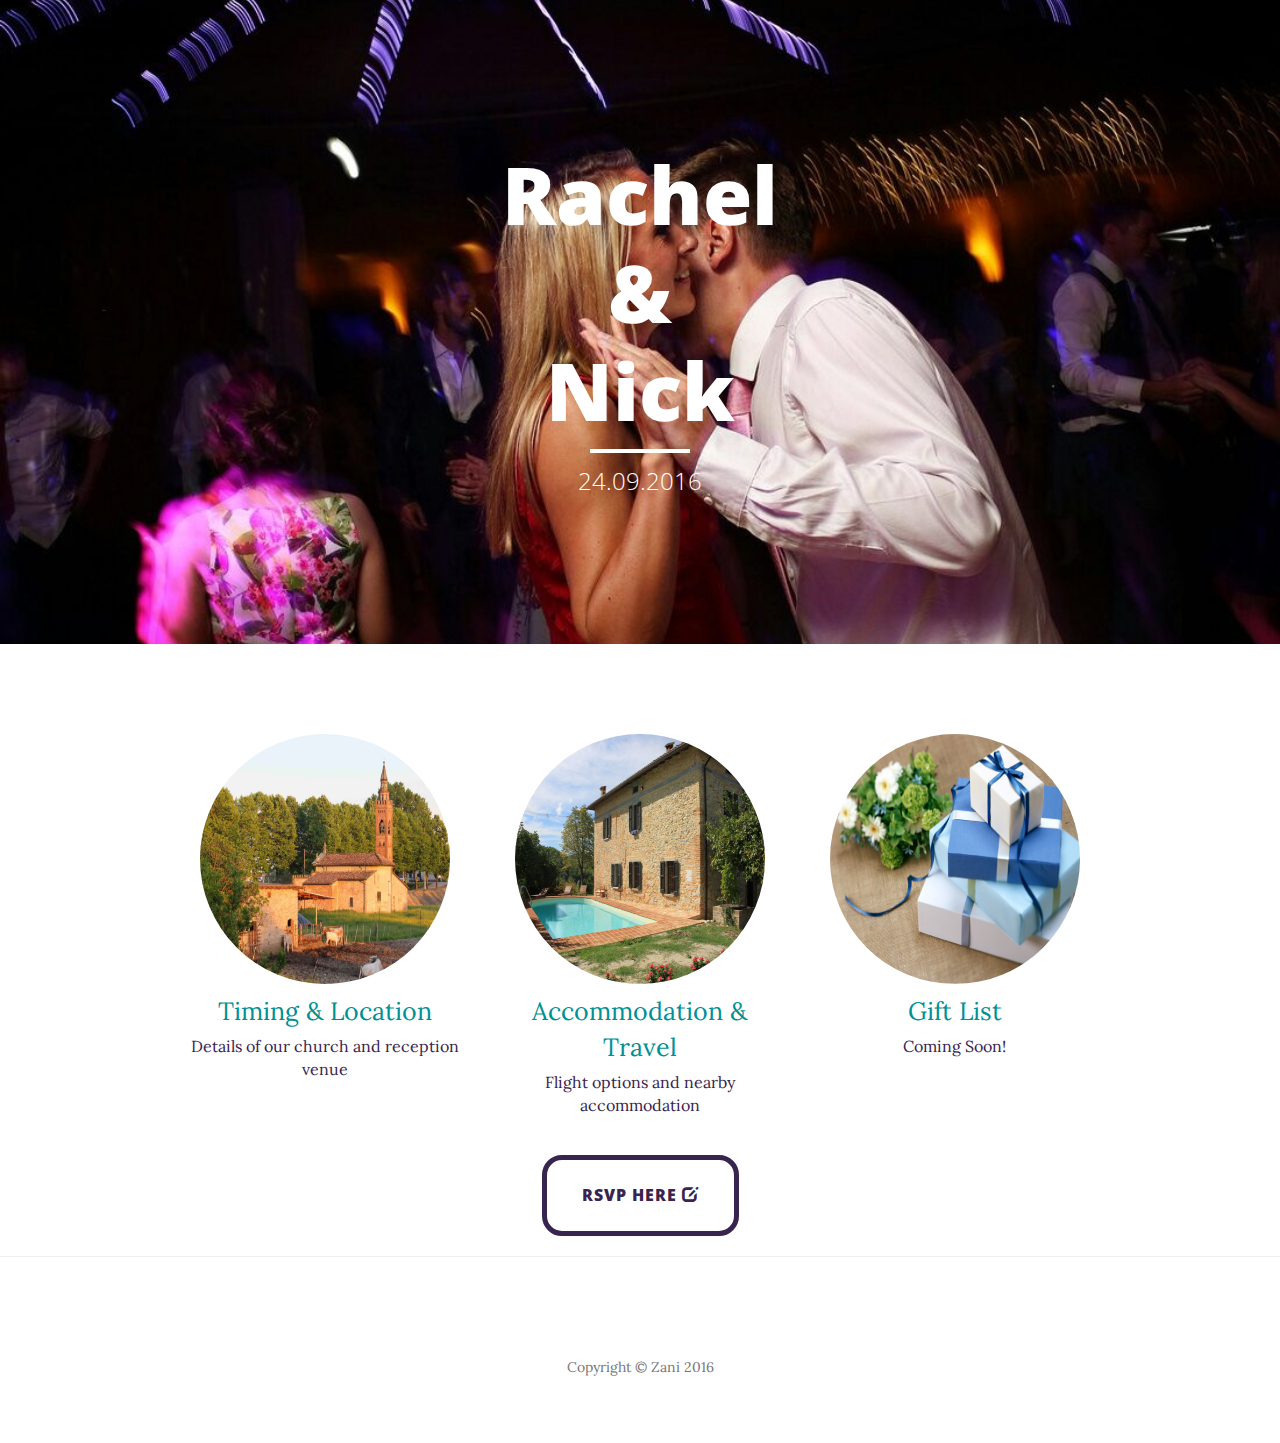
<file: index.html>
<!DOCTYPE html>
<html lang="en">

<head>

    <meta charset="utf-8">
    <meta http-equiv="X-UA-Compatible" content="IE=edge">
    <meta name="viewport" content="width=device-width, initial-scale=1">
    <meta name="description" content="">
    <meta name="author" content="">

    <title>Rachel &amp Nick</title>

    <!-- Bootstrap Core CSS -->
    <link href="css/bootstrap.min.css" rel="stylesheet">

    <!-- Custom CSS -->
    <link href="css/clean-blog.min.css" rel="stylesheet">
	
	<!-- More Custom CSS -->
    <link href='css/nzstyle.css' rel='stylesheet'>

    <!-- Custom Fonts -->
    <link href="http://maxcdn.bootstrapcdn.com/font-awesome/4.1.0/css/font-awesome.min.css" rel="stylesheet" type="text/css">
    <link href='http://fonts.googleapis.com/css?family=Lora:400,700,400italic,700italic' rel='stylesheet' type='text/css'>
    <link href='http://fonts.googleapis.com/css?family=Open+Sans:300italic,400italic,600italic,700italic,800italic,400,300,600,700,800' rel='stylesheet' type='text/css'>
	<link rel="shortcut icon" href='img/icon.jpg'>

    <!-- HTML5 Shim and Respond.js IE8 support of HTML5 elements and media queries -->
    <!-- WARNING: Respond.js doesn't work if you view the page via file:// -->
    <!--[if lt IE 9]>
        <script src="https://oss.maxcdn.com/libs/html5shiv/3.7.0/html5shiv.js"></script>
        <script src="https://oss.maxcdn.com/libs/respond.js/1.4.2/respond.min.js"></script>
    <![endif]-->

</head>

<body>
    <!-- Page Header -->
    <!-- Set your background image for this header on the line below. -->
    <header class="intro-header" style="background-image: url('img/mainback.jpg')">
        <div class="container">
            <div class="row">
                <div class="col-lg-8 col-lg-offset-2 col-md-10 col-md-offset-1">
                    <div class="site-heading">
                        <h1>Rachel</h1>
						<h1>&amp </h1>
						<h1>Nick</h1>
                        <hr class="small">
                        <span class="subheading">24.09.2016</span>
                    </div>
                </div>
            </div>
        </div>
		<script>
		  (function(i,s,o,g,r,a,m){i['GoogleAnalyticsObject']=r;i[r]=i[r]||function(){
		  (i[r].q=i[r].q||[]).push(arguments)},i[r].l=1*new Date();a=s.createElement(o),
		  m=s.getElementsByTagName(o)[0];a.async=1;a.src=g;m.parentNode.insertBefore(a,m)
		  })(window,document,'script','//www.google-analytics.com/analytics.js','ga');

		  ga('create', 'UA-56644533-4', 'auto');
		  ga('send', 'pageview');
		</script>
    </header>

    <!-- Main Content -->
    <div class="container">
        <div class="row">
		<div class='col-md-10 col-md-offset-1'>
				<div class='col-sm-4 person'>
					<a href="location.html">
						<img src='img/church.jpg' style="width: 250px; height: 250px; border-radius: 50%; margin-top: 20px;">
					</a>	
                    <a href="location.html">
						<div class='name'>Timing &amp Location</div>
					</a>	
                    <div class = 'nztext'>Details of our church and reception venue</div>
                </div>
                <div class='col-sm-4 person'>
                    <a href="Accommodation.html">
						<img src='img/villa.jpg' style="width: 250px; height: 250px; border-radius: 50%; margin-top: 20px;">
					</a>	
                    <a href="Accommodation.html">
						<div class='name'>Accommodation &amp Travel</div>
					</a>	
                    <div class = 'nztext'>Flight options and nearby accommodation</div>
                </div>
                <div class='col-sm-4 person'>
					<img src='img/present.jpg' style="width: 250px; height: 250px; border-radius: 50%; margin-top: 20px;">
						<div class='name'>Gift List</div>	
                    <div class = 'nztext'>Coming Soon!</div>
         
			</div>
		 </div>
        </div>
    </div>
	</br>
	<div class="container">
        <div class="row">
		<div class="span7 text-center">
		<a href="http://rachandnick.rsvpify.com" class="btn btn-success btn-lg" target="_blank">RSVP Here <span class="glyphicon glyphicon-edit"></span></a>
		</div>
		</div>
        </div>
    <hr>

    <!-- Footer -->
    <footer>
        <div class="container">
            <div class="row">
                <div class="col-lg-8 col-lg-offset-2 col-md-10 col-md-offset-1">
                    <p class="copyright text-muted">Copyright &copy; Zani 2016</p>
                </div>
            </div>
        </div>
    </footer>

    <!-- jQuery -->
    <script src="js/jquery.js"></script>

    <!-- Bootstrap Core JavaScript -->
    <script src="js/bootstrap.min.js"></script>

    <!-- Custom Theme JavaScript -->
    <script src="js/clean-blog.min.js"></script>

</body>

</html>
</file>
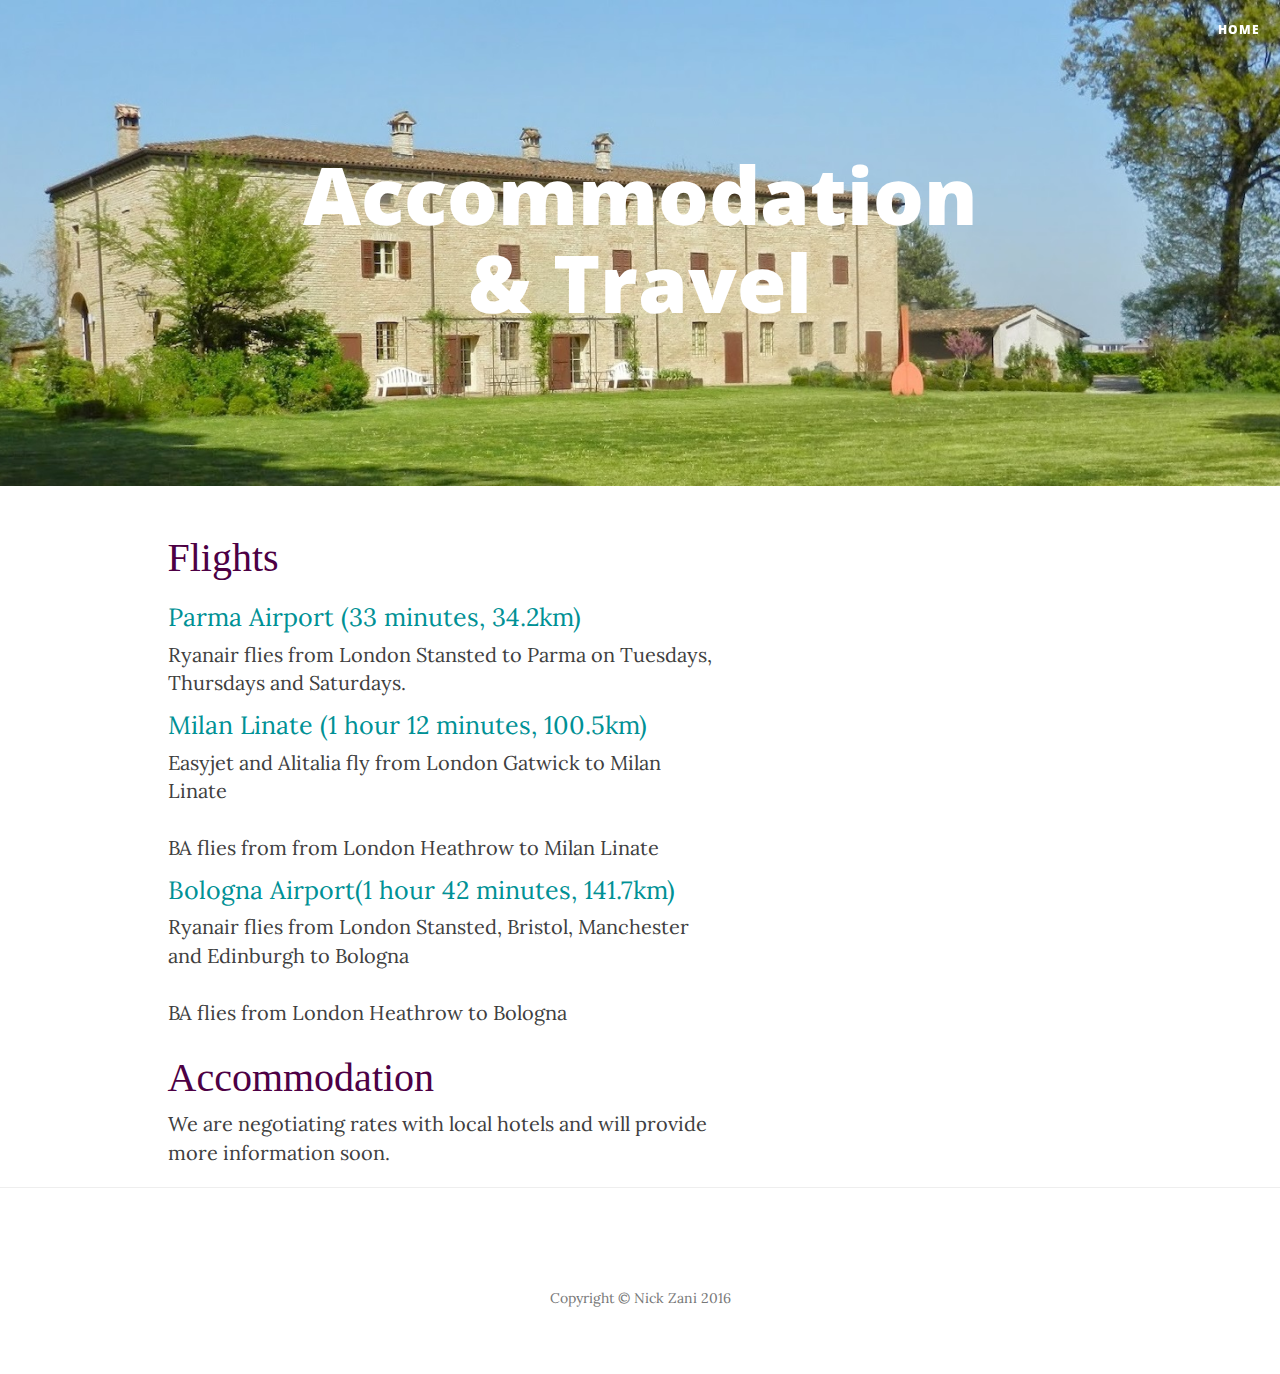
<file: Accommodation.html>
<!DOCTYPE html>
<html lang="en">

<head>

    <meta charset="utf-8">
    <meta http-equiv="X-UA-Compatible" content="IE=edge">
    <meta name="viewport" content="width=device-width, initial-scale=1">
    <meta name="description" content="">
    <meta name="author" content="">

    <title>Rachel &amp Nick</title>

    <!-- Bootstrap Core CSS -->
    <link href="css/bootstrap.min.css" rel="stylesheet">

    <!-- Custom CSS -->
    <link href="css/clean-blog.min.css" rel="stylesheet">
	
	<!-- More Custom CSS -->
    <link href='css/nzstyle.css' rel='stylesheet'>

    <!-- Custom Fonts -->
    <link href="http://maxcdn.bootstrapcdn.com/font-awesome/4.1.0/css/font-awesome.min.css" rel="stylesheet" type="text/css">
    <link href='http://fonts.googleapis.com/css?family=Lora:400,700,400italic,700italic' rel='stylesheet' type='text/css'>
    <link href='http://fonts.googleapis.com/css?family=Open+Sans:300italic,400italic,600italic,700italic,800italic,400,300,600,700,800' rel='stylesheet' type='text/css'>
	<link rel="shortcut icon" href='img/icon.jpg'>

    <!-- HTML5 Shim and Respond.js IE8 support of HTML5 elements and media queries -->
    <!-- WARNING: Respond.js doesn't work if you view the page via file:// -->
    <!--[if lt IE 9]>
        <script src="https://oss.maxcdn.com/libs/html5shiv/3.7.0/html5shiv.js"></script>
        <script src="https://oss.maxcdn.com/libs/respond.js/1.4.2/respond.min.js"></script>
    <![endif]-->

</head>

<body>

    <!-- Navigation -->
    <nav class="navbar navbar-default navbar-custom navbar-fixed-top">
        <div class="container-fluid">
            <!-- Brand and toggle get grouped for better mobile display -->
            <div class="navbar-header page-scroll">
                <button type="button" class="navbar-toggle" data-toggle="collapse" data-target="#bs-example-navbar-collapse-1">
                    <span class="sr-only">Toggle navigation</span>
                    <span class="icon-bar"></span>
                    <span class="icon-bar"></span>
                    <span class="icon-bar"></span>
                </button>
            </div>

            <!-- Collect the nav links, forms, and other content for toggling -->
            <div class="collapse navbar-collapse" id="bs-example-navbar-collapse-1">
                <ul class="nav navbar-nav navbar-right">
                    <li>
                        <a href="index.html">Home</a>
                    </li>
                </ul>
            </div>
            <!-- /.navbar-collapse -->
        </div>
        <!-- /.container -->
    </nav>

    <!-- Page Header -->
    <!-- Set your background image for this header on the line below. -->
    <header class="intro-header" style="background-image: url('img/room2.jpg')">
        <div class="container">
            <div class="row">
                <div class="col-lg-8 col-lg-offset-2 col-md-10 col-md-offset-1">
                    <div class="site-heading">
                        <h1>Accommodation &amp Travel</h1>
                    </div>
                </div>
            </div>
        </div>
    </header>

    <!-- Main Content -->
    <div class="container">
        <div class="row">
		<div class='col-md-6 col-md-offset-1'>
            <div class='cursive'>Flights</div>
                 <div class='nztexthead'>Parma Airport (33 minutes, 34.2km)</div>
                 <div class='text'>Ryanair flies from London Stansted to Parma on Tuesdays, Thursdays and Saturdays.</div>
				 <div class='nztexthead'>Milan Linate (1 hour 12 minutes, 100.5km)</div>
				 <div class='text'>Easyjet and Alitalia fly from London Gatwick to Milan Linate</div>
				 </br>
				 <div class='text'>BA flies from from London Heathrow to Milan Linate</div>
				 <div class='nztexthead'>Bologna Airport(1 hour 42 minutes, 141.7km)</div>
				 <div class='text'>Ryanair flies from London Stansted, Bristol, Manchester and Edinburgh to Bologna </div>
				 </br>
				 <div class='text'>BA flies from London Heathrow to Bologna</div>
				</br>
            <div class='cursive'>Accommodation</div>
                 <div class='text'>We are negotiating rates with local hotels and will provide more information soon.</div>
            </div>
        </div>
    </div>

    <hr>

    <!-- Footer -->
    <footer>
        <div class="container">
            <div class="row">
                <div class="col-lg-8 col-lg-offset-2 col-md-10 col-md-offset-1">
                    <p class="copyright text-muted">Copyright &copy; Nick Zani 2016</p>
                </div>
            </div>
        </div>
    </footer>

    <!-- jQuery -->
    <script src="js/jquery.js"></script>

    <!-- Bootstrap Core JavaScript -->
    <script src="js/bootstrap.min.js"></script>

    <!-- Custom Theme JavaScript -->
    <script src="js/clean-blog.min.js"></script>

</body>

</html>
</file>
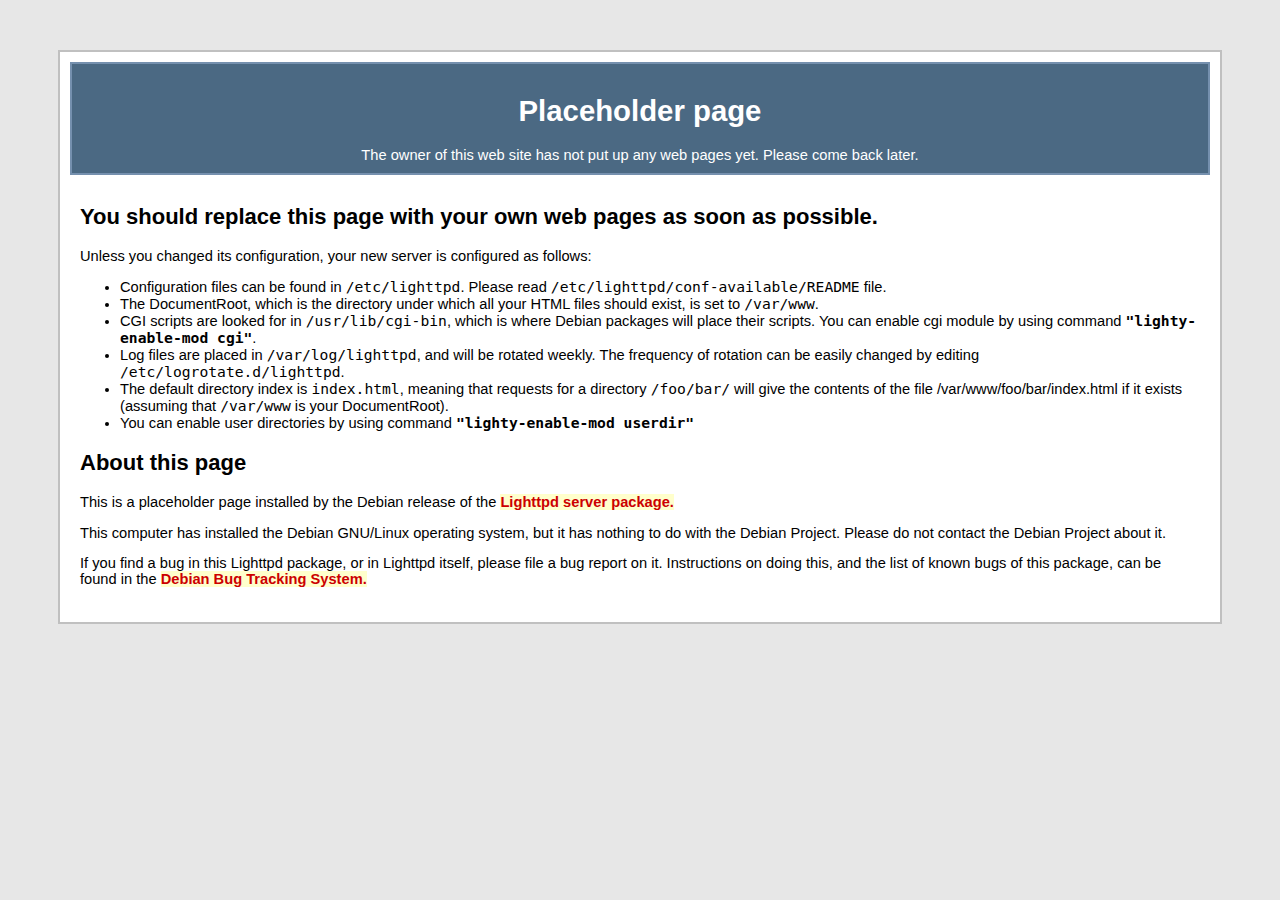
<file: index.lighttpd.html>
<!DOCTYPE html PUBLIC "-//W3C//DTD XHTML 1.0 Transitional//EN" "http://www.w3.org/TR/xhtml1/DTD/xhtml1-transitional.dtd">
<html xmlns="http://www.w3.org/1999/xhtml">
<head>
<meta http-equiv="Content-Type" content="text/html; charset=UTF-8" />
<title>Welcome page</title>
<style type="text/css" media="screen">
body { background: #e7e7e7; font-family: Verdana, sans-serif; font-size: 11pt; }
#page { background: #ffffff; margin: 50px; border: 2px solid #c0c0c0; padding: 10px; }
#header { background: #4b6983; border: 2px solid #7590ae; text-align: center; padding: 10px; color: #ffffff; }
#header h1 { color: #ffffff; }
#body { padding: 10px; }
span.tt { font-family: monospace; }
span.bold { font-weight: bold; }
a:link { text-decoration: none; font-weight: bold; color: #C00; background: #ffc; }
a:visited { text-decoration: none; font-weight: bold; color: #999; background: #ffc; }
a:active { text-decoration: none; font-weight: bold; color: #F00; background: #FC0; }
a:hover { text-decoration: none; color: #C00; background: #FC0; }
</style>
</head>
<body>
<div id="page">
 <div id="header">
 <h1> Placeholder page </h1>
  The owner of this web site has not put up any web pages yet. Please come back later.
 </div>
 <div id="body">
  <h2>You should replace this page with your own web pages as soon as possible.</h2>
  Unless you changed its configuration, your new server is configured as follows:
  <ul>
   <li>Configuration files can be found in <span class="tt">/etc/lighttpd</span>. Please read  <span class="tt">/etc/lighttpd/conf-available/README</span> file.</li>
   <li>The DocumentRoot, which is the directory under which all your HTML files should exist, is set to <span class="tt">/var/www</span>.</li>
   <li>CGI scripts are looked for in <span class="tt">/usr/lib/cgi-bin</span>, which is where Debian packages will place their scripts. You can enable cgi module by using command <span class="bold tt">&quot;lighty-enable-mod cgi&quot;</span>.</li>
   <li>Log files are placed in <span class="tt">/var/log/lighttpd</span>, and will be rotated weekly. The frequency of rotation can be easily changed by editing <span class="tt">/etc/logrotate.d/lighttpd</span>.</li>
   <li>The default directory index is <span class="tt">index.html</span>, meaning that requests for a directory <span class="tt">/foo/bar/</span> will give the contents of the file /var/www/foo/bar/index.html if it exists (assuming that <span class="tt">/var/www</span> is your DocumentRoot).</li>
   <li>You can enable user directories by using command <span class="bold tt">&quot;lighty-enable-mod userdir&quot;</span></li>
  </ul>
  <h2>About this page</h2>
  <p>
   This is a placeholder page installed by the Debian release of the <a href="http://packages.debian.org/lighttpd">Lighttpd server package.</a>
  </p>
  <p>
   This computer has installed the Debian GNU/Linux operating system, but it has nothing to do with the Debian Project. Please do not contact the Debian Project about it.
  </p>
  <p>
   If you find a bug in this Lighttpd package, or in Lighttpd itself, please file a bug report on it. Instructions on doing this, and the list of known bugs of this package, can be found in the 
   <a href="http://bugs.debian.org/cgi-bin/pkgreport.cgi?pkg=lighttpd">Debian Bug Tracking System.</a>
  </p>
 </div>
</div>
<!-- s:853e9a42efca88ae0dd1a83aeb215047 -->
</body>
</html>
</file>
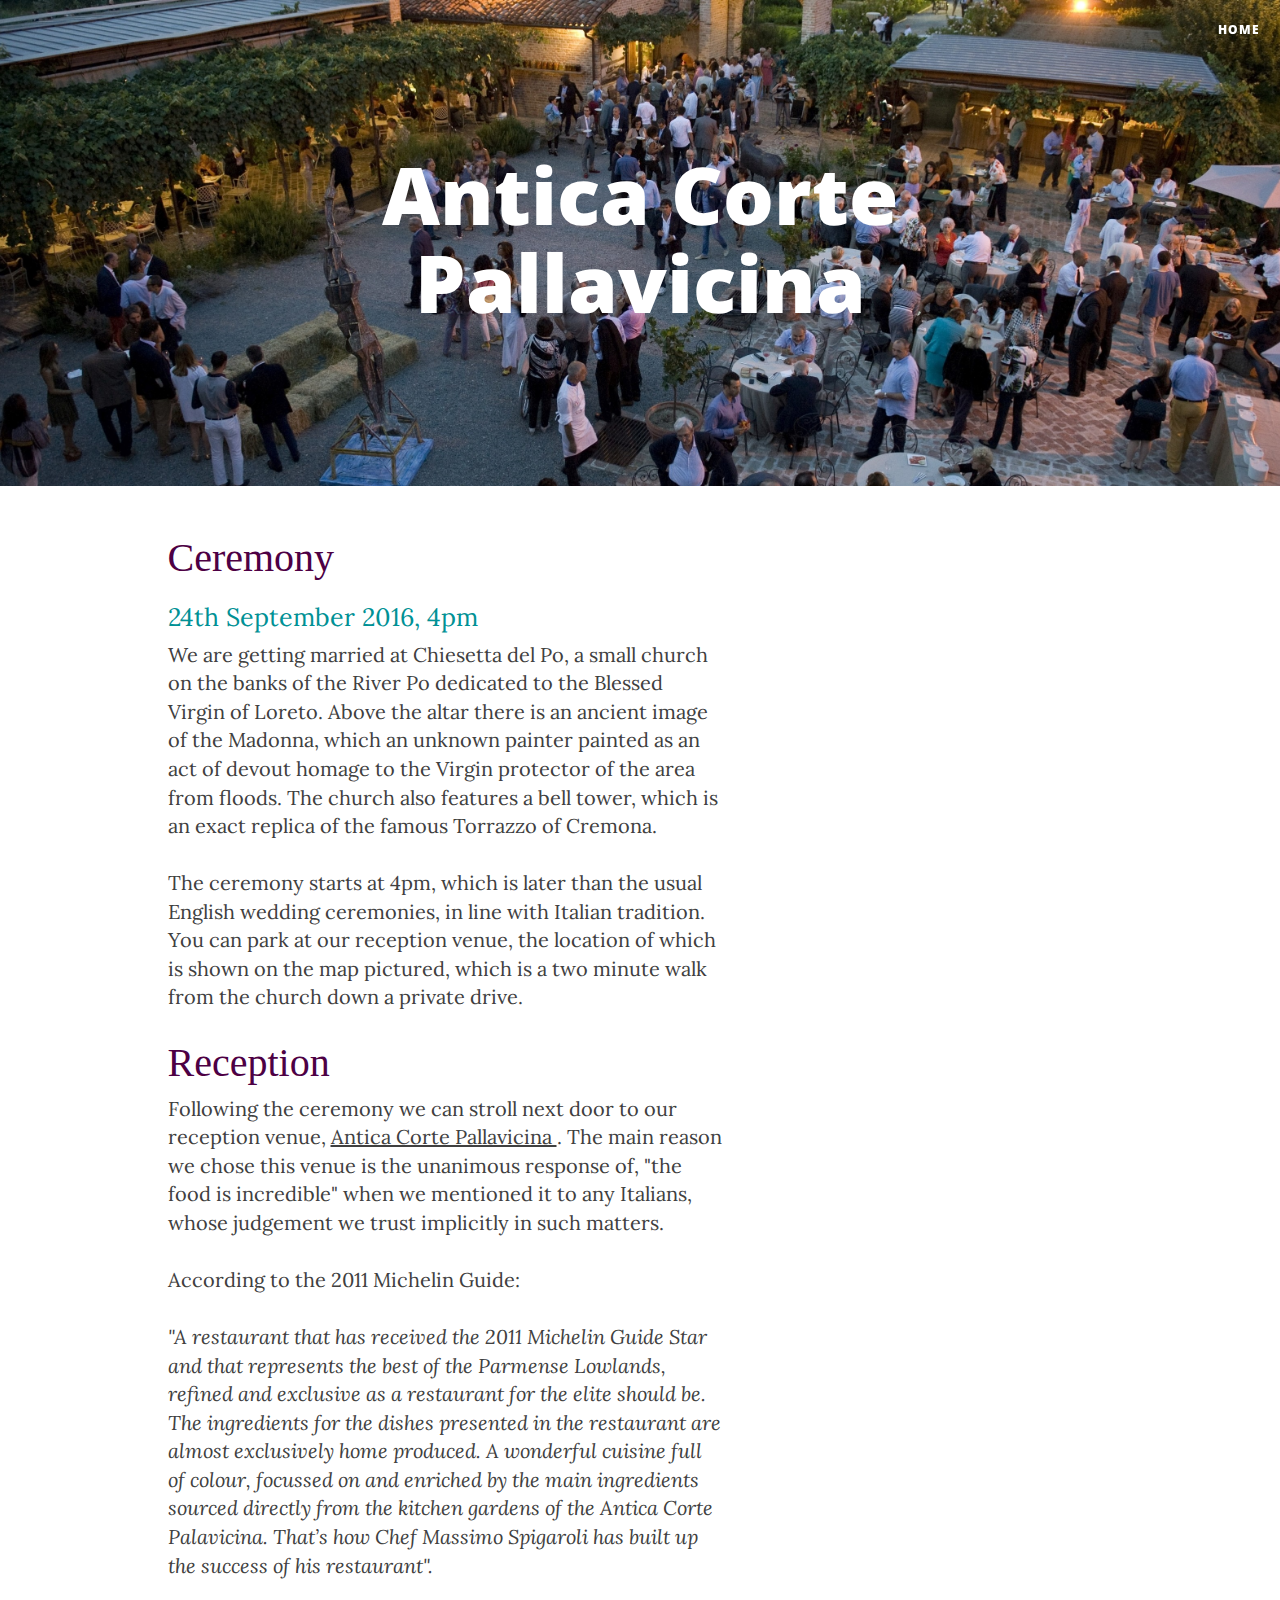
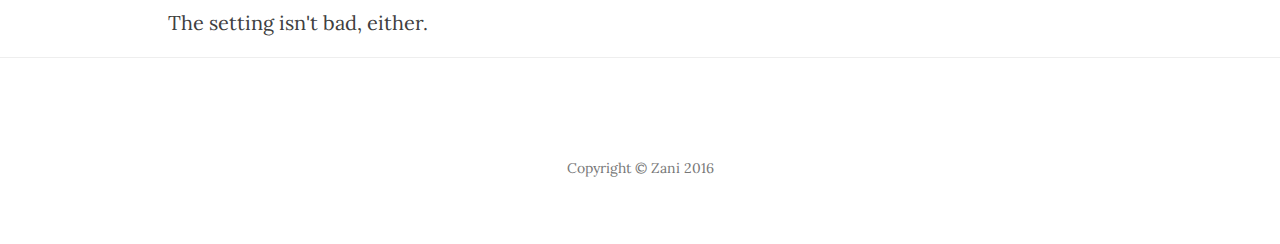
<file: location.html>
<!DOCTYPE html>
<html lang="en">

<head>

    <meta charset="utf-8">
    <meta http-equiv="X-UA-Compatible" content="IE=edge">
    <meta name="viewport" content="width=device-width, initial-scale=1">
    <meta name="description" content="">
    <meta name="author" content="">

    <title>Rachel &amp Nick</title>

    <!-- Bootstrap Core CSS -->
    <link href="css/bootstrap.min.css" rel="stylesheet">

    <!-- Custom CSS -->
    <link href="css/clean-blog.min.css" rel="stylesheet">
	
	<!-- More Custom CSS -->
    <link href='css/nzstyle.css' rel='stylesheet'>

    <!-- Custom Fonts -->
    <link href="http://maxcdn.bootstrapcdn.com/font-awesome/4.1.0/css/font-awesome.min.css" rel="stylesheet" type="text/css">
    <link href='http://fonts.googleapis.com/css?family=Lora:400,700,400italic,700italic' rel='stylesheet' type='text/css'>
    <link href='http://fonts.googleapis.com/css?family=Open+Sans:300italic,400italic,600italic,700italic,800italic,400,300,600,700,800' rel='stylesheet' type='text/css'>
	<link rel="shortcut icon" href='img/icon.jpg'>

    <!-- HTML5 Shim and Respond.js IE8 support of HTML5 elements and media queries -->
    <!-- WARNING: Respond.js doesn't work if you view the page via file:// -->
    <!--[if lt IE 9]>
        <script src="https://oss.maxcdn.com/libs/html5shiv/3.7.0/html5shiv.js"></script>
        <script src="https://oss.maxcdn.com/libs/respond.js/1.4.2/respond.min.js"></script>
    <![endif]-->

</head>

<body>

    <!-- Navigation -->
    <nav class="navbar navbar-default navbar-custom navbar-fixed-top">
        <div class="container-fluid">
            <!-- Brand and toggle get grouped for better mobile display -->
            <div class="navbar-header page-scroll">
                <button type="button" class="navbar-toggle" data-toggle="collapse" data-target="#bs-example-navbar-collapse-1">
                    <span class="sr-only">Toggle navigation</span>
                    <span class="icon-bar"></span>
                    <span class="icon-bar"></span>
                    <span class="icon-bar"></span>
                </button>
            </div>

            <!-- Collect the nav links, forms, and other content for toggling -->
            <div class="collapse navbar-collapse" id="bs-example-navbar-collapse-1">
                <ul class="nav navbar-nav navbar-right">
                    <li>
                        <a href="index.html">Home</a>
                    </li>
                </ul>
            </div>
            <!-- /.navbar-collapse -->
        </div>
        <!-- /.container -->
    </nav>

    <!-- Page Header -->
    <!-- Set your background image for this header on the line below. -->
    <header class="intro-header" style="background-image: url('img/acpoutside2.jpg')">
        <div class="container">
            <div class="row">
                <div class="col-lg-8 col-lg-offset-2 col-md-10 col-md-offset-1">
                    <div class="site-heading">
                        <h1>Antica Corte Pallavicina</h1>
                    </div>
                </div>
            </div>
        </div>
    </header>

    <!-- Main Content -->
    <div class="container">
        <div class="row">
		<div class='col-md-6 col-md-offset-1'>
            <div class='cursive'>Ceremony</div>
                 <div class='nztexthead'>24th September 2016, 4pm</div>
                 <div class='text'>We are getting married at Chiesetta del Po, a small church on the banks of the River Po dedicated to the Blessed Virgin of Loreto. 
				 Above the altar there is an ancient image of the Madonna, which an unknown painter painted as an act of devout homage to the Virgin protector of the area from floods.
The church also features a bell tower, which is an exact replica of the famous Torrazzo of Cremona.</div>
</br>
<div class='text'>The ceremony starts at 4pm, which is later than the usual English wedding ceremonies, in line with Italian tradition.  You can park at our reception venue, 
the location of which is shown on the map pictured, which is a two minute walk from the church down a private drive.</div>
				</br>
            <div class='cursive'>Reception</div>
                 <div class='text'>Following the ceremony we can stroll next door to our reception venue, <a href = "http://www.anticacortepallavicinarelais.com/"><u>Antica Corte Pallavicina </u></a>.
				 The main reason we chose this venue is the unanimous response of, "the food is incredible" when we mentioned it to any Italians, whose judgement we trust implicitly in such matters.</div>  
				 </br>
<div class='text'>According to the 2011 Michelin Guide: </div><br>
<div class='text'><i>"A restaurant that has received the 2011 Michelin Guide Star and that represents the best of the Parmense Lowlands, 
refined and exclusive as a restaurant for the elite should be. 
				 The ingredients for the dishes presented in the restaurant are almost exclusively home produced.
A wonderful cuisine full of colour, focussed on and enriched by the main ingredients sourced directly from the kitchen gardens of the Antica Corte Palavicina. 
That’s how Chef Massimo Spigaroli has built up the success of his restaurant". </i></div> 
<br>
<div class='text'>The setting isn't bad, either.</div>
            </div>
			</br>
                <div class='col-sm-4 person'>
                    <iframe width="500" height="450" frameborder="0" style="border:0" src="https://www.google.com/maps/embed/v1/place?q=place_id:ChIJLxUWD5VXgEcRka5xy4ZzfPw&key=AIzaSyARKe8FeCDc7uyL_XbHn5op8-zwBFvpZXA"></iframe>
                </div>
        </div>
    </div>

    <hr>

    <!-- Footer -->
    <footer>
        <div class="container">
            <div class="row">
                <div class="col-lg-8 col-lg-offset-2 col-md-10 col-md-offset-1">
                    <p class="copyright text-muted">Copyright &copy; Zani 2016</p>
                </div>
            </div>
        </div>
    </footer>

    <!-- jQuery -->
    <script src="js/jquery.js"></script>

    <!-- Bootstrap Core JavaScript -->
    <script src="js/bootstrap.min.js"></script>

    <!-- Custom Theme JavaScript -->
    <script src="js/clean-blog.min.js"></script>

</body>

</html>
</file>
<file: css/nzstyle.css>
.name {
  font-size: 25px;
  padding-top: 10px;
  padding-bottom: 5px;
  text-align: center;
  color: #009195 !important;
}

.person {
  margin-top: 20px;
  text-align: center !important;
}

.nztext {
  font-size: 16px;
  padding-bottom: 10px;
  color: #39234f;
  text-align: center !important;
}

.nzbody {
    width: 100%;
    height: 100%;
    font-family: 'HelveticaNeue-Light', 'Helvetica Neue Light', 'Helvetica Neue', Helvetica, Arial, 'Lucida Grande', sans-serif;
    font-weight: 300;
    color: #009195;
}

.map {
  padding-bottom: 20px;
}

.nztexthead {
  font-size: 25px;
  padding-top: 10px;
  padding-bottom: 5px;
  color: #009195 !important;
}

.cursive {
  font-size: 40px;
  font-family: 'Cookie';
  color: #4d0044;
  padding-bottom: 10px;
  margin: 0;
  line-height: 1.1;
}

.btn.btn-success {
    color: #39234f;
    background-color: #ffffff;
    background-image: linear-gradient(to bottom, #ffffff, #ffffff);
    border-color: #39234f #39234f #39234f;
	border-radius: 20px;
	border-width: 5px;
}
.btn.btn-success:hover {
    color: #39234f;
    background-color: #ffffff;
    background-image: linear-gradient(to bottom, #ffffff, #ffffff);
    border-color: #39234f #39234f #39234f;
}
</file>
<file: css/clean-blog.min.css>
/*!
 * Clean Blog v1.0.0 (http://startbootstrap.com)
 * Copyright 2014 Start Bootstrap
 * Licensed under Apache 2.0 (https://github.com/IronSummitMedia/startbootstrap/blob/gh-pages/LICENSE)
 */

body{font-family:Lora,'Times New Roman',serif;font-size:20px;color:#404040}p{line-height:1.5;margin:30px 0}p a{text-decoration:underline}h1,h2,h3,h4,h5,h6{font-family:'Open Sans','Helvetica Neue',Helvetica,Arial,sans-serif;font-weight:800}a{color:#404040}a:hover,a:focus{color:#0085a1}a img:hover,a img:focus{cursor:zoom-in}blockquote{color:gray;font-style:italic}hr.small{max-width:100px;margin:15px auto;border-width:4px;border-color:#fff}.navbar-custom{position:absolute;top:0;left:0;width:100%;z-index:3;font-family:'Open Sans','Helvetica Neue',Helvetica,Arial,sans-serif}.navbar-custom .navbar-brand{font-weight:800}.navbar-custom .nav li a{text-transform:uppercase;font-size:12px;font-weight:800;letter-spacing:1px}@media only screen and (min-width:768px){.navbar-custom{background:0 0;border-bottom:1px solid transparent}.navbar-custom .navbar-brand{color:#fff;padding:20px}.navbar-custom .navbar-brand:hover,.navbar-custom .navbar-brand:focus{color:rgba(255,255,255,.8)}.navbar-custom .nav li a{color:#fff;padding:20px}.navbar-custom .nav li a:hover,.navbar-custom .nav li a:focus{color:rgba(255,255,255,.8)}}@media only screen and (min-width:1170px){.navbar-custom{-webkit-transition:background-color .3s;-moz-transition:background-color .3s;transition:background-color .3s;-webkit-transform:translate3d(0,0,0);-moz-transform:translate3d(0,0,0);-ms-transform:translate3d(0,0,0);-o-transform:translate3d(0,0,0);transform:translate3d(0,0,0);-webkit-backface-visibility:hidden;backface-visibility:hidden}.navbar-custom.is-fixed{position:fixed;top:-61px;background-color:rgba(255,255,255,.9);border-bottom:1px solid #f2f2f2;-webkit-transition:-webkit-transform .3s;-moz-transition:-moz-transform .3s;transition:transform .3s}.navbar-custom.is-fixed .navbar-brand{color:#404040}.navbar-custom.is-fixed .navbar-brand:hover,.navbar-custom.is-fixed .navbar-brand:focus{color:#0085a1}.navbar-custom.is-fixed .nav li a{color:#404040}.navbar-custom.is-fixed .nav li a:hover,.navbar-custom.is-fixed .nav li a:focus{color:#0085a1}.navbar-custom.is-visible{-webkit-transform:translate3d(0,100%,0);-moz-transform:translate3d(0,100%,0);-ms-transform:translate3d(0,100%,0);-o-transform:translate3d(0,100%,0);transform:translate3d(0,100%,0)}}.intro-header{background-color:gray;background:no-repeat center center;background-attachment:scroll;-webkit-background-size:cover;-moz-background-size:cover;background-size:cover;-o-background-size:cover;margin-bottom:50px}.intro-header .site-heading,.intro-header .post-heading,.intro-header .page-heading{padding:100px 0 50px;color:#fff}@media only screen and (min-width:768px){.intro-header .site-heading,.intro-header .post-heading,.intro-header .page-heading{padding:150px 0}}.intro-header .site-heading,.intro-header .page-heading{text-align:center}.intro-header .site-heading h1,.intro-header .page-heading h1{margin-top:0;font-size:50px}.intro-header .site-heading .subheading,.intro-header .page-heading .subheading{font-size:24px;line-height:1.1;display:block;font-family:'Open Sans','Helvetica Neue',Helvetica,Arial,sans-serif;font-weight:300;margin:10px 0 0}@media only screen and (min-width:768px){.intro-header .site-heading h1,.intro-header .page-heading h1{font-size:80px}}.intro-header .post-heading h1{font-size:35px}.intro-header .post-heading .subheading,.intro-header .post-heading .meta{line-height:1.1;display:block}.intro-header .post-heading .subheading{font-family:'Open Sans','Helvetica Neue',Helvetica,Arial,sans-serif;font-size:24px;margin:10px 0 30px;font-weight:600}.intro-header .post-heading .meta{font-family:Lora,'Times New Roman',serif;font-style:italic;font-weight:300;font-size:20px}.intro-header .post-heading .meta a{color:#fff}@media only screen and (min-width:768px){.intro-header .post-heading h1{font-size:55px}.intro-header .post-heading .subheading{font-size:30px}}.post-preview>a{color:#404040}.post-preview>a:hover,.post-preview>a:focus{text-decoration:none;color:#0085a1}.post-preview>a>.post-title{font-size:30px;margin-top:30px;margin-bottom:10px}.post-preview>a>.post-subtitle{margin:0;font-weight:300;margin-bottom:10px}.post-preview>.post-meta{color:gray;font-size:18px;font-style:italic;margin-top:0}.post-preview>.post-meta>a{text-decoration:none;color:#404040}.post-preview>.post-meta>a:hover,.post-preview>.post-meta>a:focus{color:#0085a1;text-decoration:underline}@media only screen and (min-width:768px){.post-preview>a>.post-title{font-size:36px}}.section-heading{font-size:36px;margin-top:60px;font-weight:700}.caption{text-align:center;font-size:14px;padding:10px;font-style:italic;margin:0;display:block;border-bottom-right-radius:5px;border-bottom-left-radius:5px}footer{padding:50px 0 65px}footer .list-inline{margin:0;padding:0}footer .copyright{font-size:14px;text-align:center;margin-bottom:0}.floating-label-form-group{font-size:14px;position:relative;margin-bottom:0;padding-bottom:.5em;border-bottom:1px solid #eee}.floating-label-form-group input,.floating-label-form-group textarea{z-index:1;position:relative;padding-right:0;padding-left:0;border:none;border-radius:0;font-size:1.5em;background:0 0;box-shadow:none!important;resize:none}.floating-label-form-group label{display:block;z-index:0;position:relative;top:2em;margin:0;font-size:.85em;line-height:1.764705882em;vertical-align:middle;vertical-align:baseline;opacity:0;-webkit-transition:top .3s ease,opacity .3s ease;-moz-transition:top .3s ease,opacity .3s ease;-ms-transition:top .3s ease,opacity .3s ease;transition:top .3s ease,opacity .3s ease}.floating-label-form-group::not(:first-child){padding-left:14px;border-left:1px solid #eee}.floating-label-form-group-with-value label{top:0;opacity:1}.floating-label-form-group-with-focus label{color:#0085a1}form .row:first-child .floating-label-form-group{border-top:1px solid #eee}.btn{font-family:'Open Sans','Helvetica Neue',Helvetica,Arial,sans-serif;text-transform:uppercase;font-size:14px;font-weight:800;letter-spacing:1px;border-radius:0;padding:15px 25px}.btn-lg{font-size:16px;padding:25px 35px}.btn-default:hover,.btn-default:focus{background-color:#0085a1;border:1px solid #0085a1;color:#fff}.pager{margin:20px 0 0}.pager li>a,.pager li>span{font-family:'Open Sans','Helvetica Neue',Helvetica,Arial,sans-serif;text-transform:uppercase;font-size:14px;font-weight:800;letter-spacing:1px;padding:15px 25px;background-color:#fff;border-radius:0}.pager li>a:hover,.pager li>a:focus{color:#fff;background-color:#0085a1;border:1px solid #0085a1}.pager .disabled>a,.pager .disabled>a:hover,.pager .disabled>a:focus,.pager .disabled>span{color:gray;background-color:#404040;cursor:not-allowed}::-moz-selection{color:#fff;text-shadow:none;background:#0085a1}::selection{color:#fff;text-shadow:none;background:#0085a1}img::selection{color:#fff;background:0 0}img::-moz-selection{color:#fff;background:0 0}body{webkit-tap-highlight-color:#0085a1}
</file>
